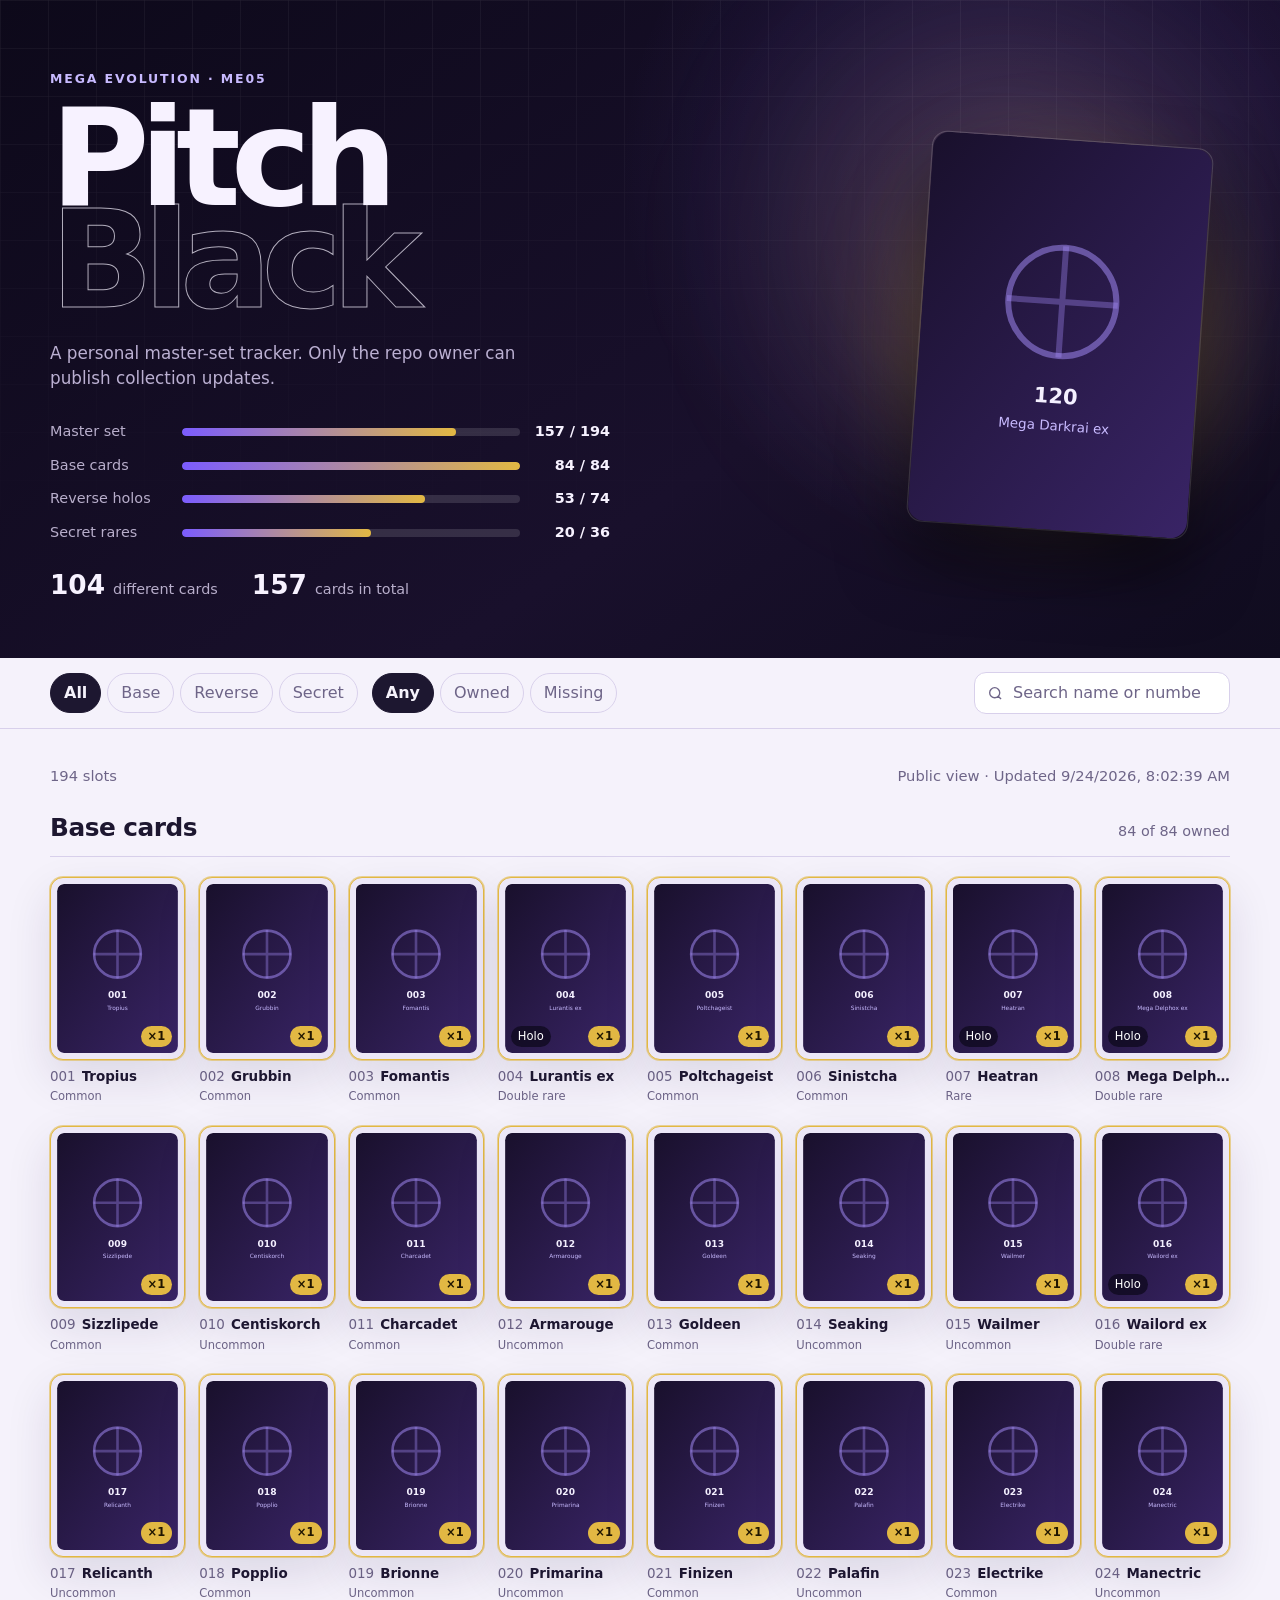
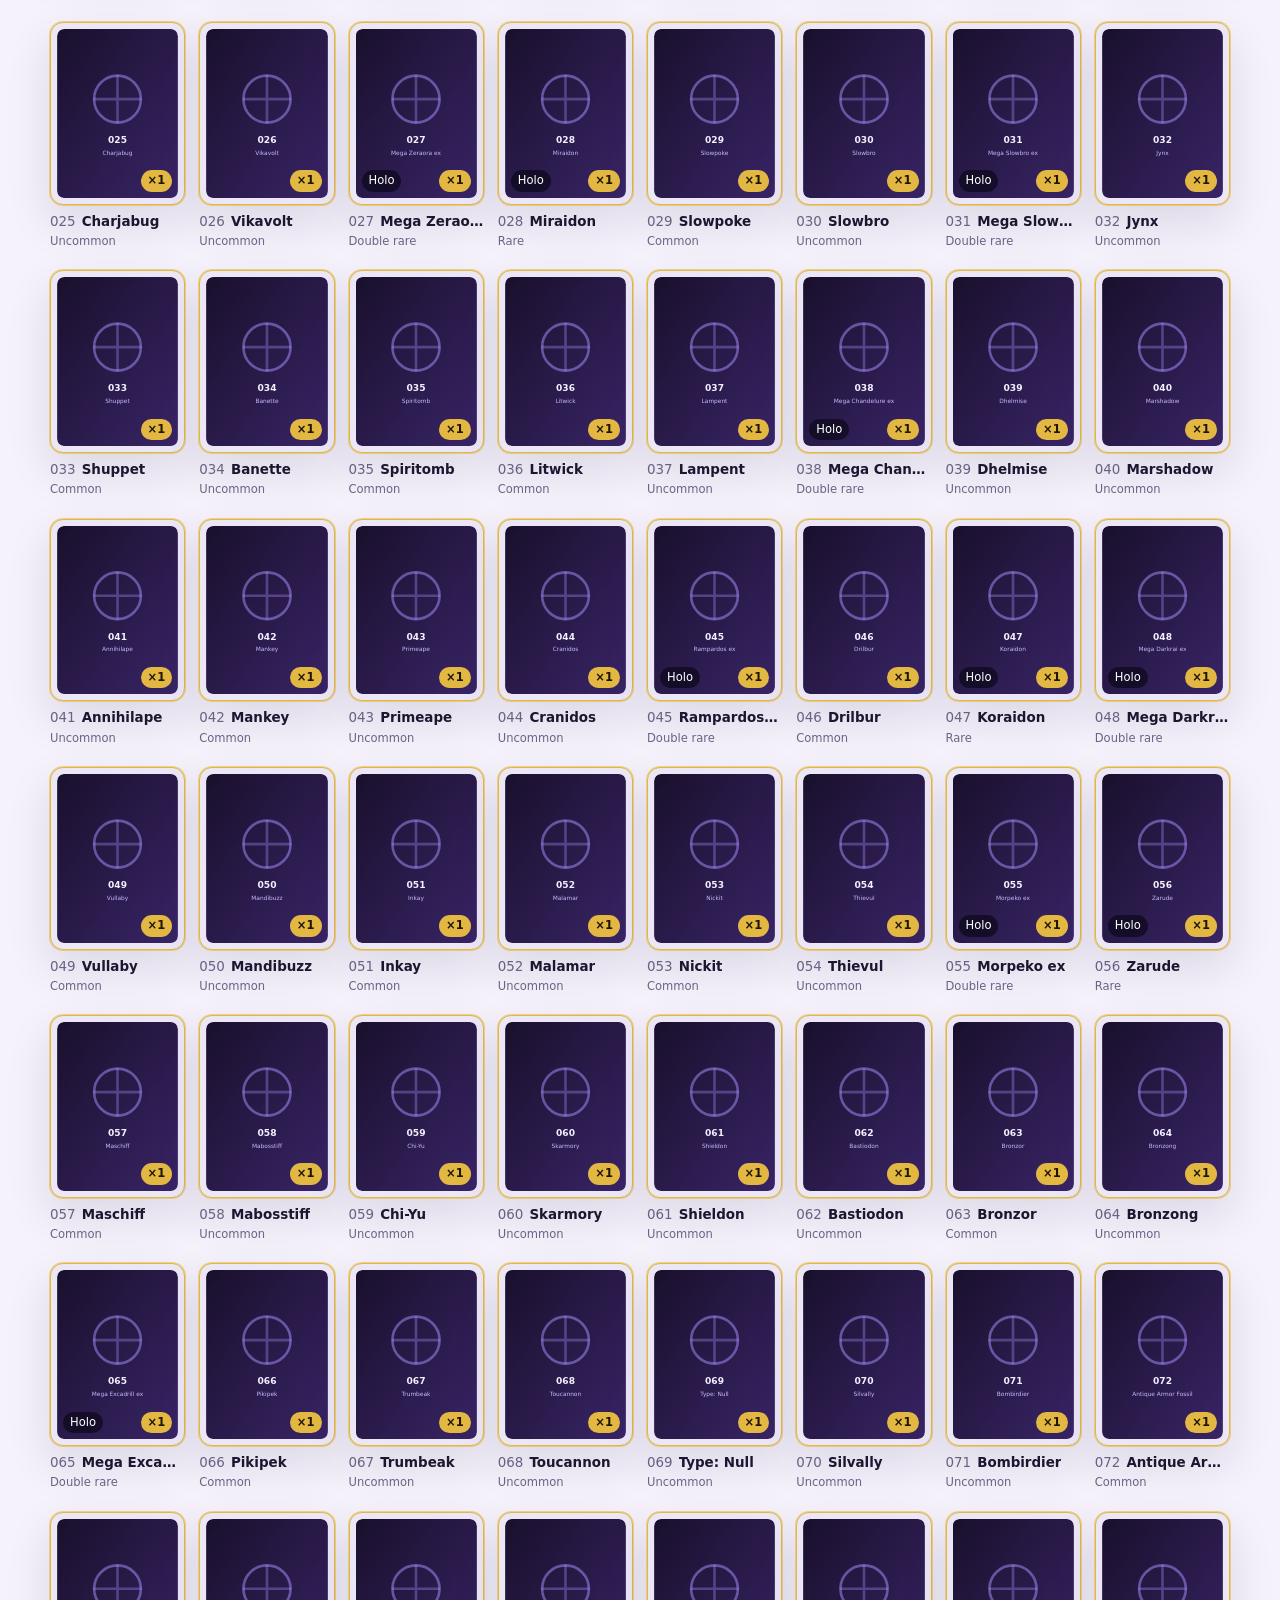
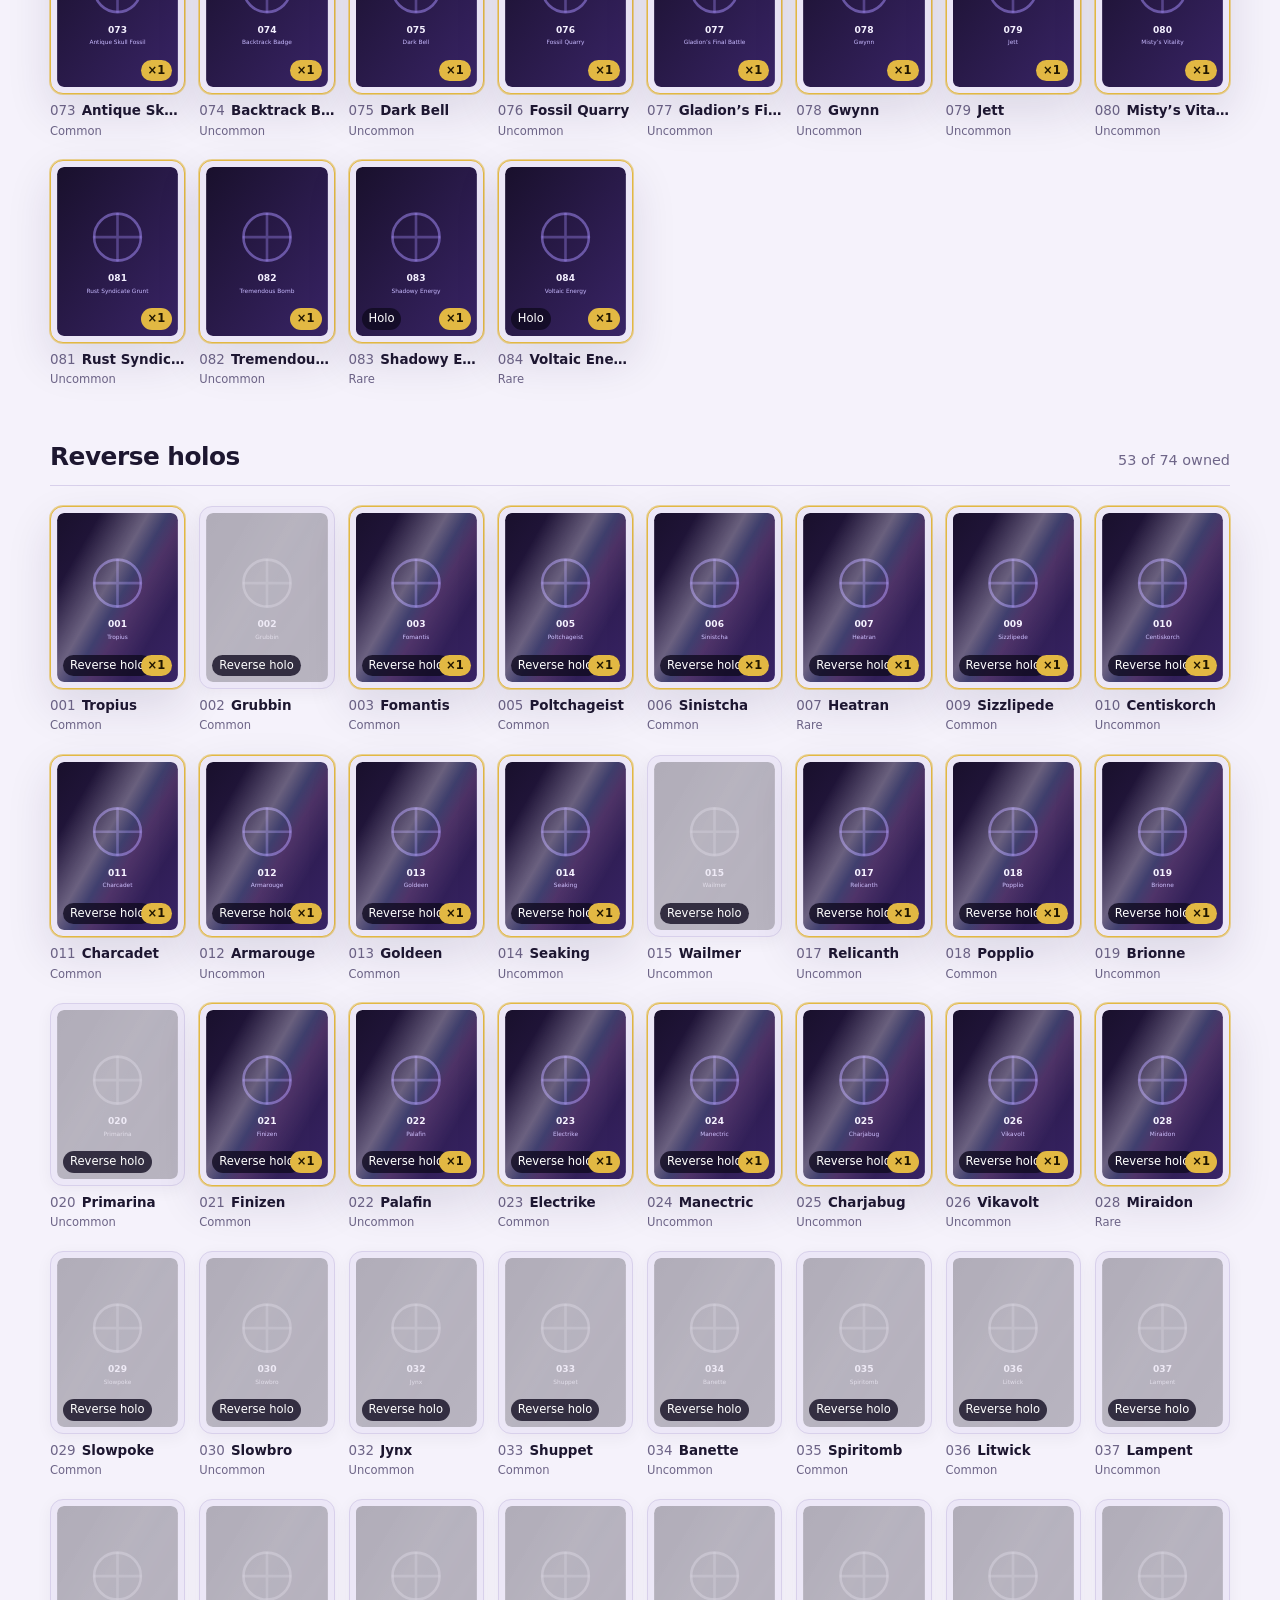
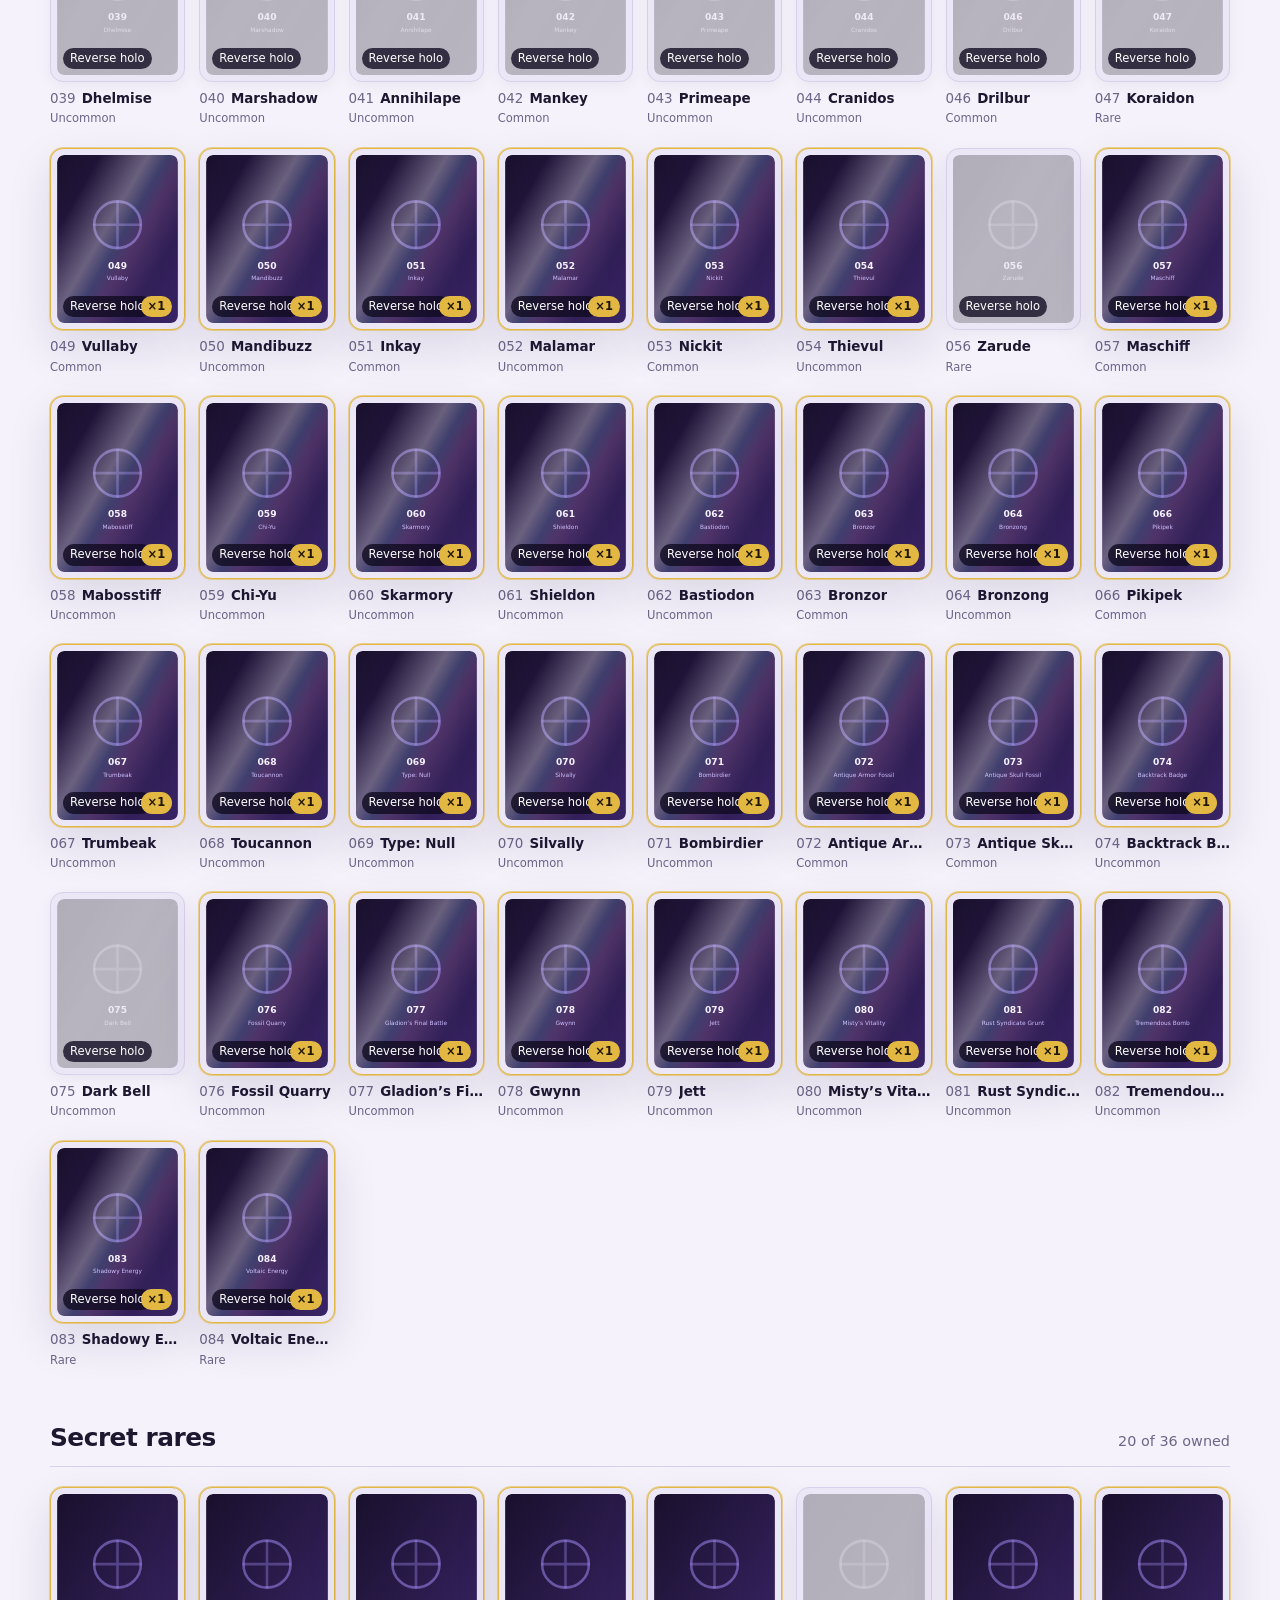
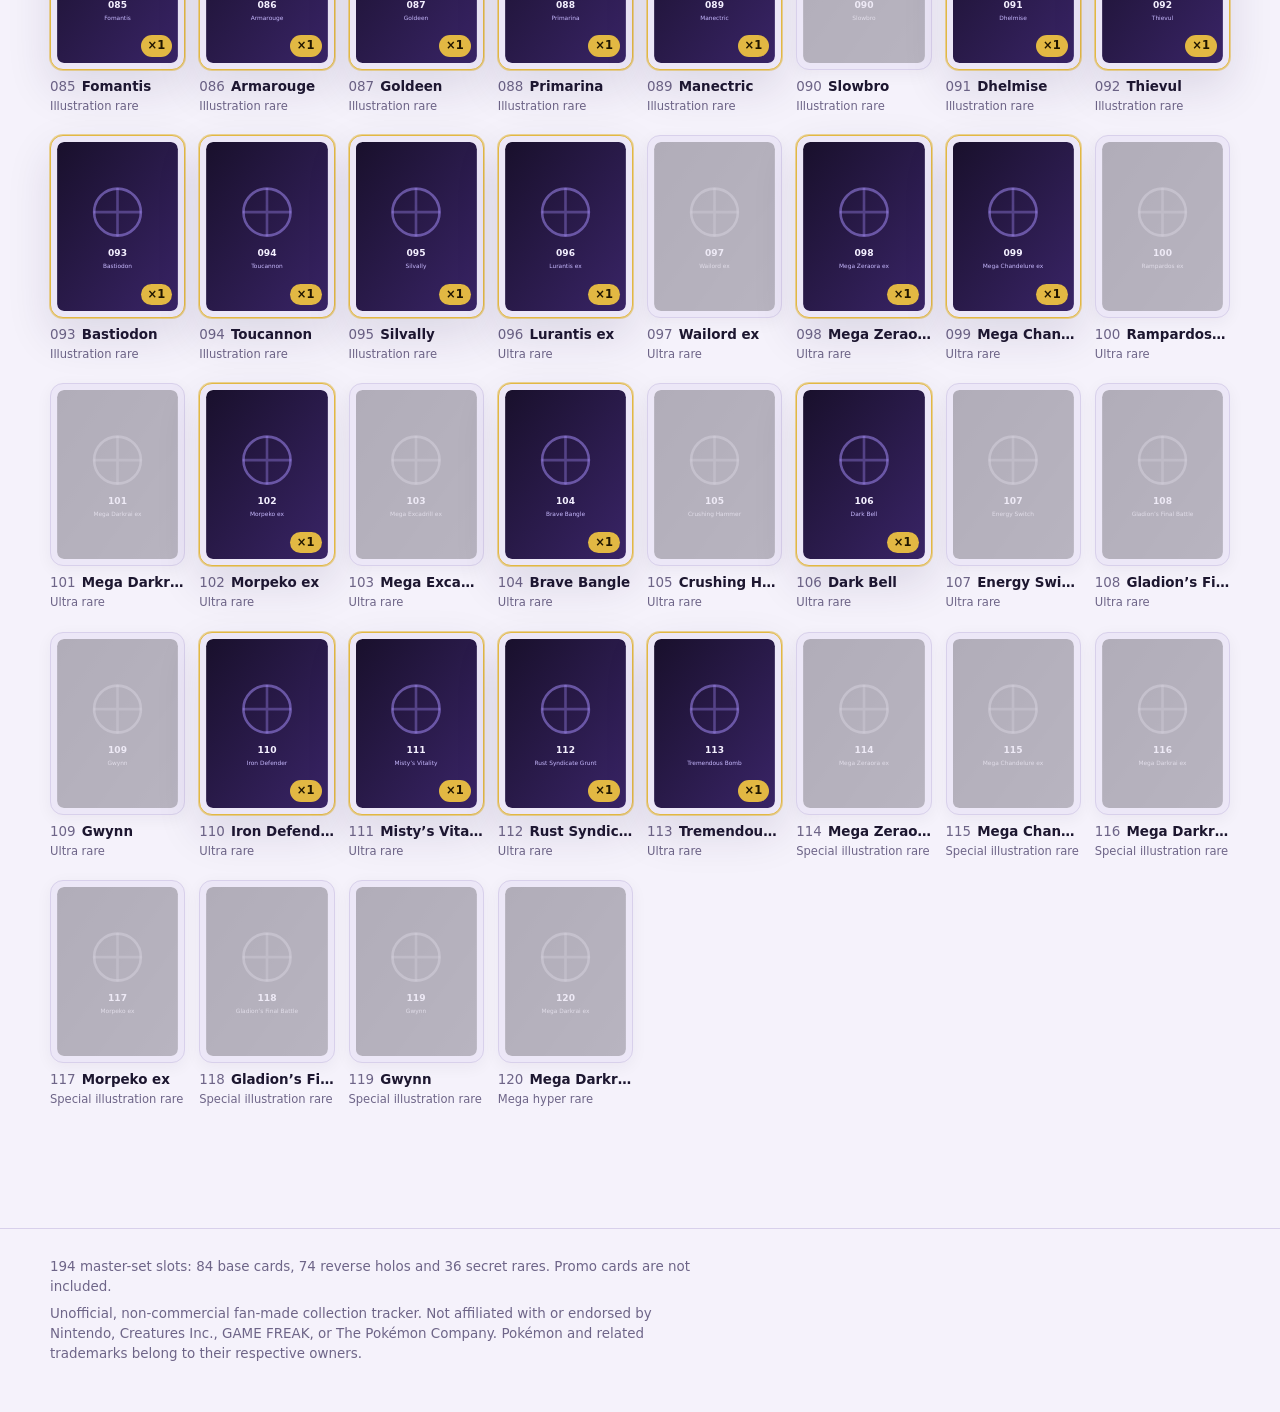
<file: index.html>
<!doctype html>
<html lang="en">
<head>
  <meta charset="utf-8">
  <meta name="viewport" content="width=device-width, initial-scale=1, viewport-fit=cover">
  <meta name="description" content="A personal Pokémon TCG: Mega Evolution—Pitch Black master set tracker.">
  <meta name="theme-color" content="#100c1f">
  <title>Pitch Black · Collection Tracker</title>
  <link rel="stylesheet" href="styles.css">
</head>
<body data-mode="public">
  <a class="skip-link" href="#collection">Skip to collection</a>

  <header class="hero">
    <div class="hero__glow" aria-hidden="true"></div>
    <div class="shell hero__layout">
      <div>
        <p class="eyebrow">Mega Evolution · ME05</p>
        <h1>Pitch<br><span>Black</span></h1>
        <p class="intro">A personal master-set tracker. Only the repo owner can publish collection updates.</p>

        <div class="progress-list" id="progress-list" aria-label="Collection progress"></div>

        <div class="summary" aria-live="polite">
          <div><strong id="unique-count">0</strong><span>different cards</span></div>
          <div><strong id="copy-count">0</strong><span>cards in total</span></div>
        </div>
      </div>

      <div class="hero-card" aria-hidden="true">
        <div class="hero-card__halo"></div>
        <img id="hero-image" alt="" width="372" height="518" decoding="async">
      </div>
    </div>
  </header>

  <div class="toolbar" id="toolbar">
    <div class="shell toolbar__inner">
      <div class="filter-group" role="group" aria-label="Filter by section" id="section-filters"></div>
      <div class="filter-group" role="group" aria-label="Filter by ownership" id="status-filters"></div>
      <label class="search">
        <span class="sr-only">Search cards</span>
        <svg viewBox="0 0 24 24" aria-hidden="true"><path d="m21 21-4.35-4.35m2.35-5.15A7.5 7.5 0 1 1 4 11.5a7.5 7.5 0 0 1 15 0Z"/></svg>
        <input id="search-input" type="search" placeholder="Search name or number" autocomplete="off">
      </label>
    </div>
  </div>

  <main id="collection" class="shell collection" tabindex="-1">
    <div class="results-bar">
      <p id="result-count">194 slots</p>
      <p class="sync-status" id="sync-status">Loading collection…</p>
      <button class="text-button" id="clear-filters" type="button" hidden>Clear filters</button>
    </div>
    <div id="card-grid" class="card-grid" aria-live="polite"></div>
    <div class="empty-state" id="empty-state" hidden>
      <p>No cards match these filters.</p>
      <button class="button" id="empty-clear" type="button">Clear filters</button>
    </div>
  </main>

  <footer>
    <div class="shell footer__inner">
      <p>194 master-set slots: 84 base cards, 74 reverse holos and 36 secret rares. Promo cards are not included.</p>
      <p>Unofficial, non-commercial fan-made collection tracker. Not affiliated with or endorsed by Nintendo, Creatures Inc., GAME FREAK, or The Pokémon Company. Pokémon and related trademarks belong to their respective owners.</p>
    </div>
  </footer>

  <div class="toast" id="toast" role="status" hidden></div>
  <script src="app.js" defer></script>
</body>
</html>
</file>
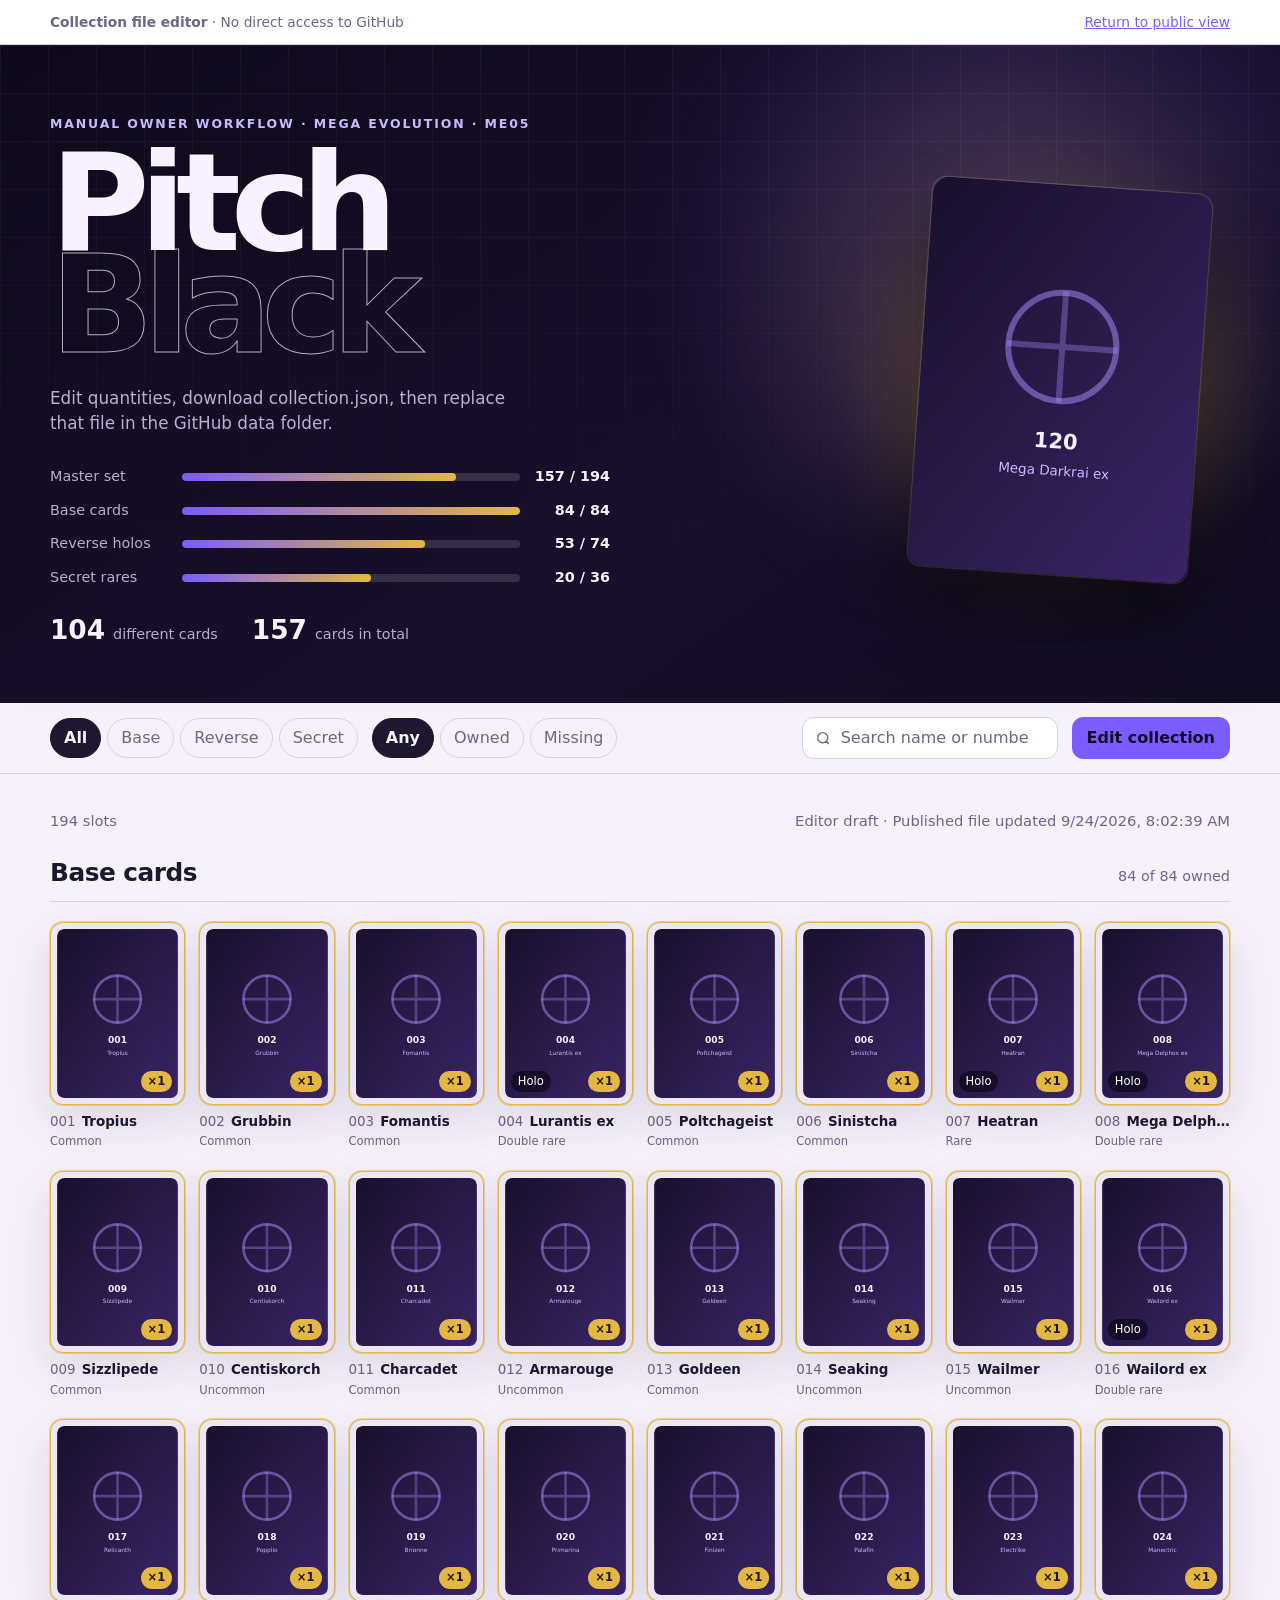
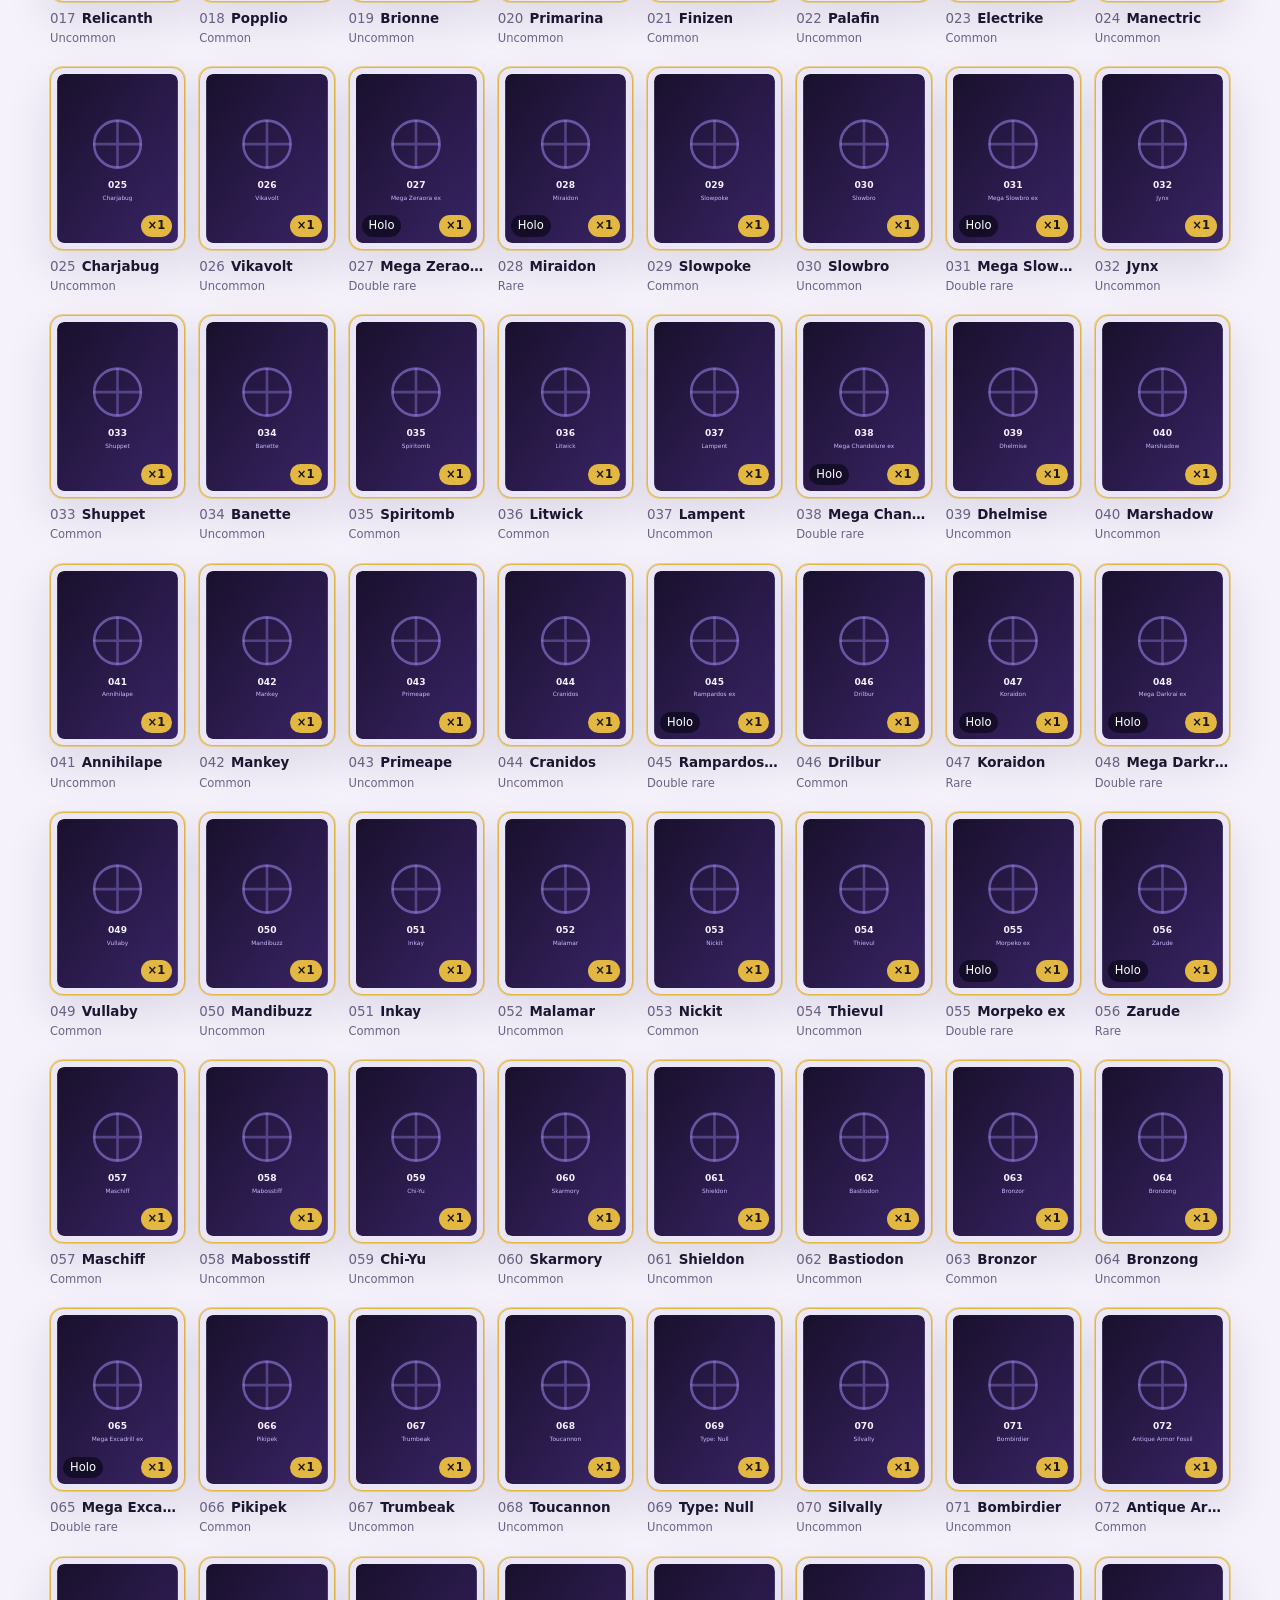
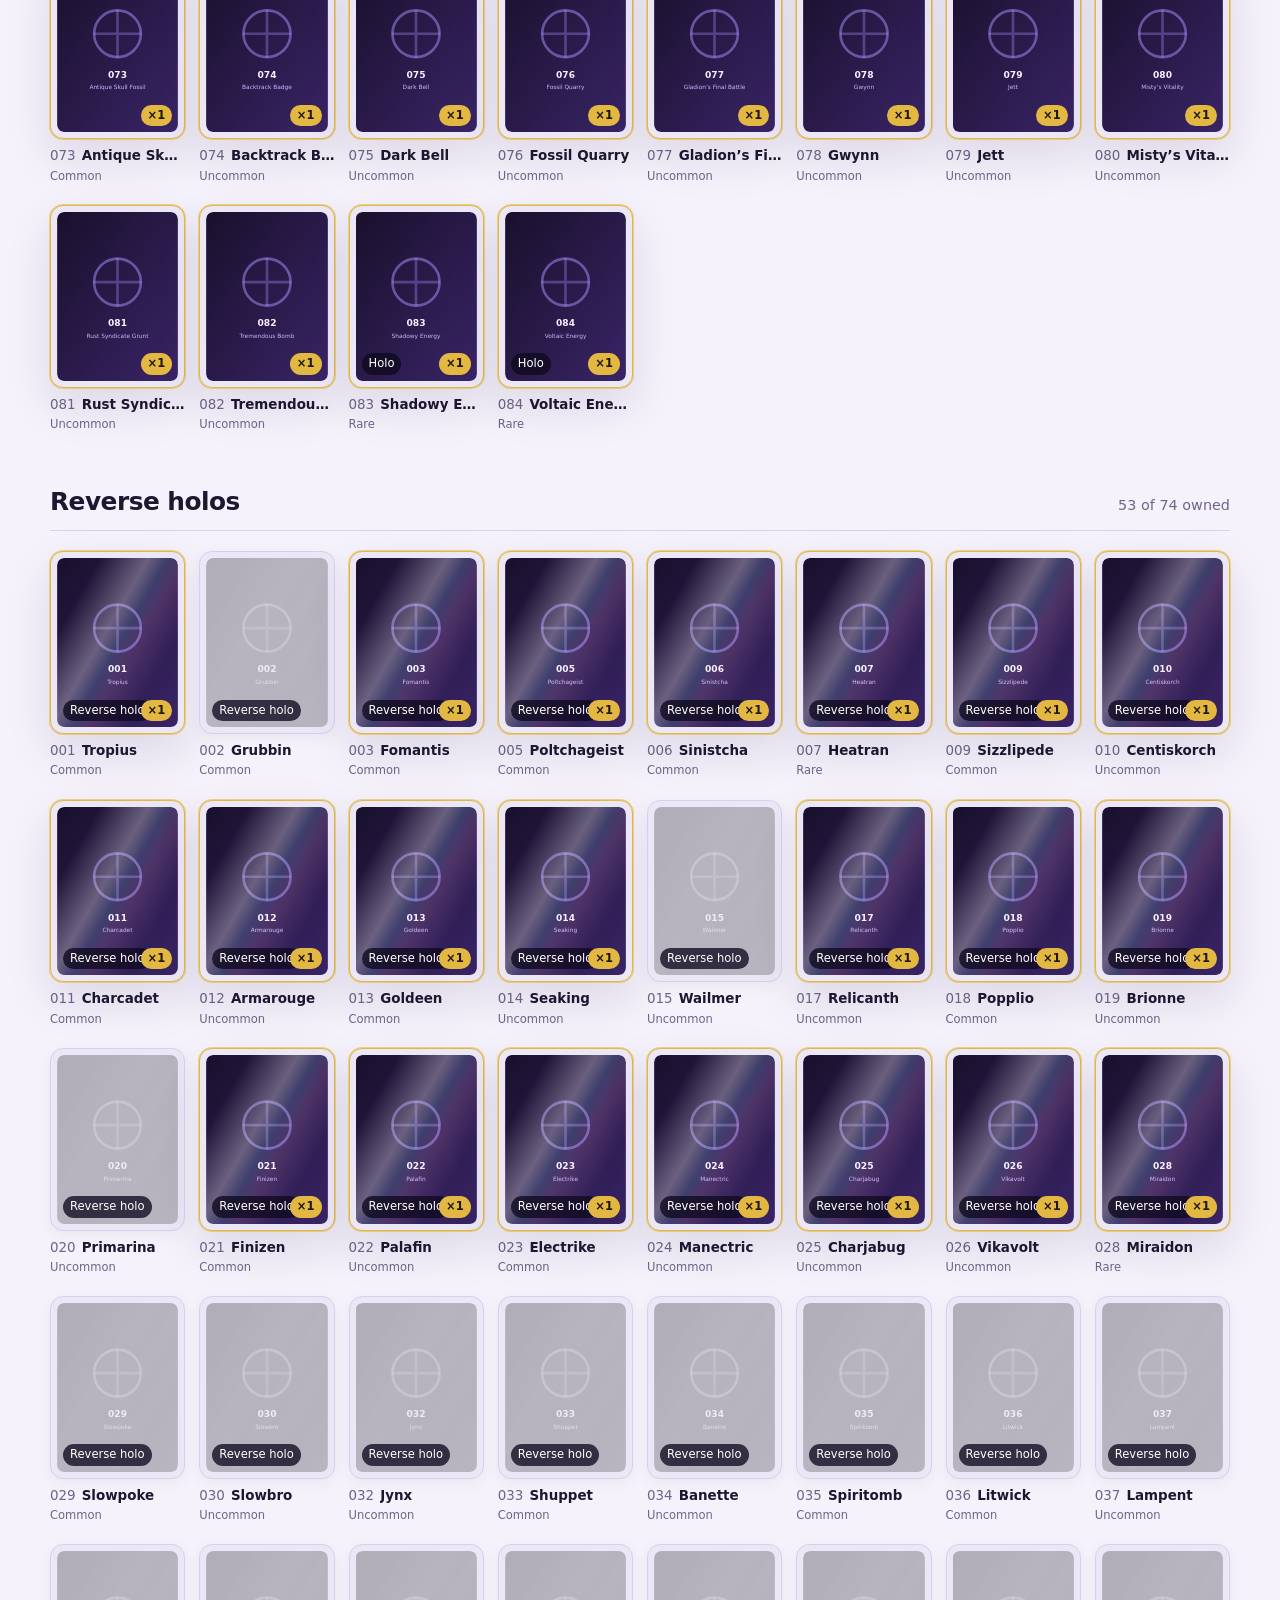
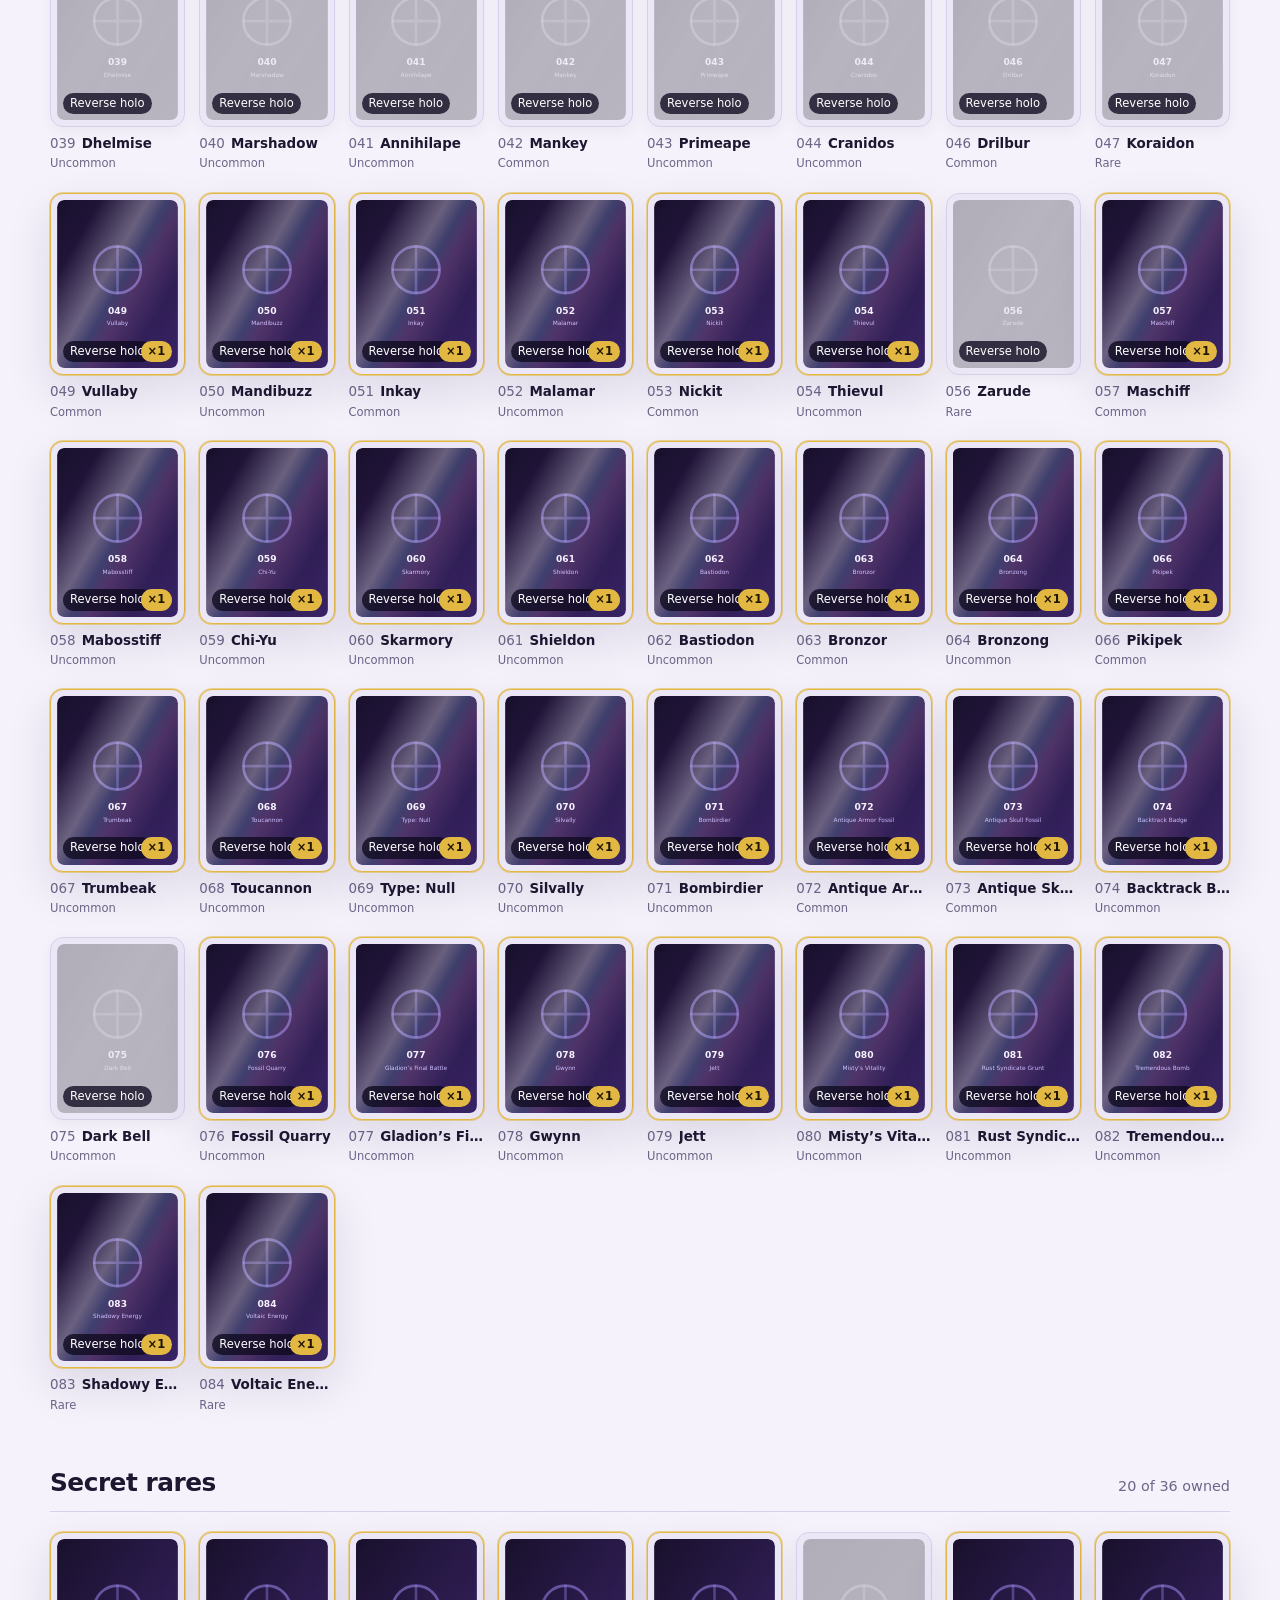
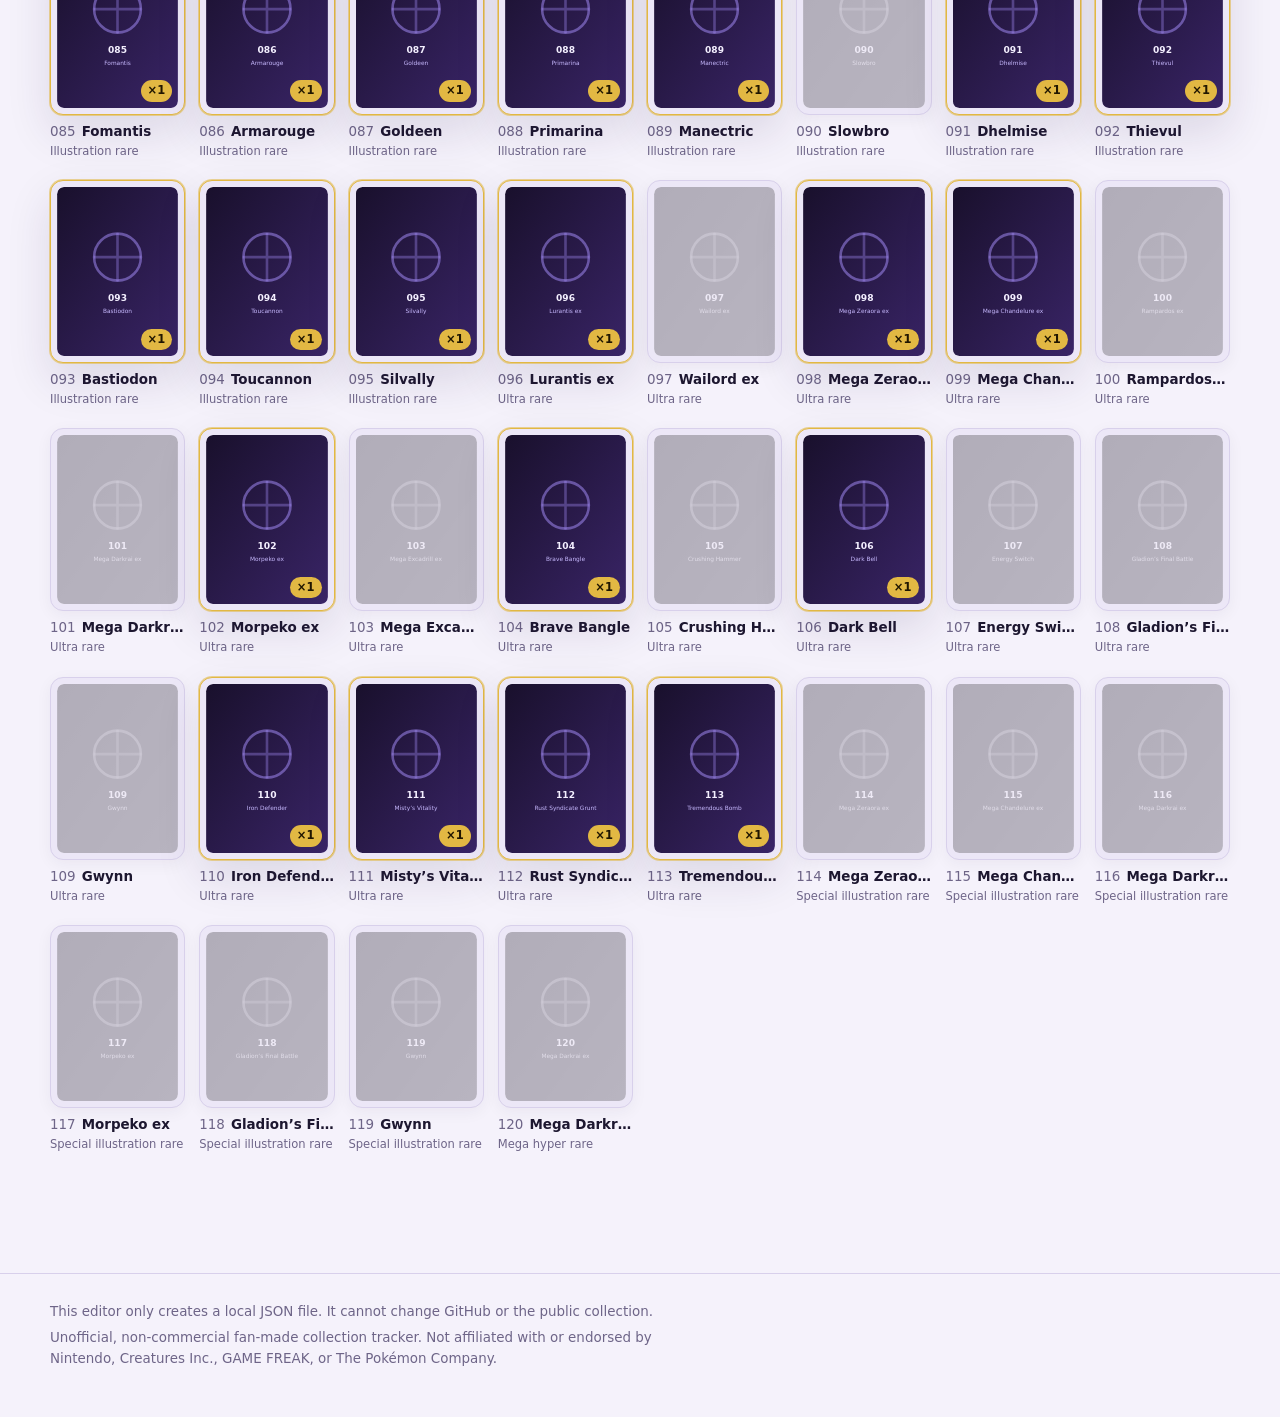
<file: editor.html>
<!doctype html>
<html lang="en">
<head>
  <meta charset="utf-8">
  <meta name="viewport" content="width=device-width, initial-scale=1, viewport-fit=cover">
  <meta name="robots" content="noindex,nofollow">
  <meta name="theme-color" content="#100c1f">
  <title>Collection File Editor · Pitch Black</title>
  <link rel="stylesheet" href="styles.css">
</head>
<body data-mode="editor">
  <a class="skip-link" href="#collection">Skip to collection</a>

  <div class="owner-bar">
    <div class="shell owner-bar__inner">
      <span><strong>Collection file editor</strong> · No direct access to GitHub</span>
      <a href="index.html">Return to public view</a>
    </div>
  </div>

  <header class="hero">
    <div class="hero__glow" aria-hidden="true"></div>
    <div class="shell hero__layout">
      <div>
        <p class="eyebrow">Manual owner workflow · Mega Evolution · ME05</p>
        <h1>Pitch<br><span>Black</span></h1>
        <p class="intro">Edit quantities, download collection.json, then replace that file in the GitHub data folder.</p>
        <div class="progress-list" id="progress-list" aria-label="Collection progress"></div>
        <div class="summary" aria-live="polite">
          <div><strong id="unique-count">0</strong><span>different cards</span></div>
          <div><strong id="copy-count">0</strong><span>cards in total</span></div>
        </div>
      </div>
      <div class="hero-card" aria-hidden="true">
        <div class="hero-card__halo"></div>
        <img id="hero-image" alt="" width="372" height="518" decoding="async">
      </div>
    </div>
  </header>

  <div class="toolbar" id="toolbar">
    <div class="shell toolbar__inner">
      <div class="filter-group" role="group" aria-label="Filter by section" id="section-filters"></div>
      <div class="filter-group" role="group" aria-label="Filter by ownership" id="status-filters"></div>
      <label class="search">
        <span class="sr-only">Search cards</span>
        <svg viewBox="0 0 24 24" aria-hidden="true"><path d="m21 21-4.35-4.35m2.35-5.15A7.5 7.5 0 1 1 4 11.5a7.5 7.5 0 0 1 15 0Z"/></svg>
        <input id="search-input" type="search" placeholder="Search name or number" autocomplete="off">
      </label>
      <button class="button button--primary" id="edit-button" type="button">Edit collection</button>
    </div>
  </div>

  <main id="collection" class="shell collection" tabindex="-1">
    <div class="results-bar">
      <p id="result-count">194 slots</p>
      <p class="sync-status" id="sync-status">Loading collection…</p>
      <button class="text-button" id="clear-filters" type="button" hidden>Clear filters</button>
    </div>
    <div id="card-grid" class="card-grid" aria-live="polite"></div>
    <div class="empty-state" id="empty-state" hidden>
      <p>No cards match these filters.</p>
      <button class="button" id="empty-clear" type="button">Clear filters</button>
    </div>
  </main>

  <aside class="edit-dock" id="edit-dock" hidden aria-label="Collection file editing tools">
    <div class="shell edit-dock__inner">
      <div>
        <strong>Edit mode</strong>
        <span>Changes stay in this browser until you download collection.json.</span>
      </div>
      <div class="edit-dock__actions">
        <button class="button" id="mark-visible" type="button">Mark shown owned</button>
        <button class="button" id="load-button" type="button">Load JSON</button>
        <button class="button" id="done-button" type="button">Done</button>
        <button class="button button--primary" id="download-button" type="button">Download collection.json</button>
        <input id="load-file" type="file" accept="application/json,.json" hidden>
      </div>
    </div>
  </aside>

  <footer>
    <div class="shell footer__inner">
      <p>This editor only creates a local JSON file. It cannot change GitHub or the public collection.</p>
      <p>Unofficial, non-commercial fan-made collection tracker. Not affiliated with or endorsed by Nintendo, Creatures Inc., GAME FREAK, or The Pokémon Company.</p>
    </div>
  </footer>

  <div class="toast" id="toast" role="status" hidden></div>
  <script src="app.js" defer></script>
</body>
</html>
</file>
<file: styles.css>
:root {
  --bg: #f5f2fb;
  --surface: #ffffff;
  --surface-2: #ece7f7;
  --line: #d8d0eb;
  --text: #1d1730;
  --muted: #6e6588;
  --accent: #7b5cff;
  --accent-2: #e2b843;
  --accent-soft: #e7e0ff;
  --danger: #c54066;
  --shadow: 0 18px 45px rgba(39, 26, 74, .12);
  --radius: 18px;
  color-scheme: light dark;
  font-family: Inter, ui-sans-serif, system-ui, -apple-system, BlinkMacSystemFont, "Segoe UI", sans-serif;
}

@media (prefers-color-scheme: dark) {
  :root {
    --bg: #100c1f;
    --surface: #19132d;
    --surface-2: #241c3b;
    --line: #382d57;
    --text: #f4f0ff;
    --muted: #aaa0c3;
    --accent: #a991ff;
    --accent-2: #e8c458;
    --accent-soft: #2c2149;
    --danger: #ff7598;
    --shadow: 0 22px 55px rgba(0, 0, 0, .34);
  }
}

* { box-sizing: border-box; }
html { scroll-behavior: smooth; scroll-padding-top: 86px; }
body { margin: 0; min-width: 320px; background: var(--bg); color: var(--text); line-height: 1.5; }
button, input { font: inherit; }
button { color: inherit; }
button:disabled { cursor: not-allowed; opacity: .62; }
button, .card__image-wrap { -webkit-tap-highlight-color: transparent; }
:focus-visible { outline: 3px solid var(--accent); outline-offset: 3px; }
[hidden] { display: none !important; }

.skip-link { position: fixed; left: 16px; top: 12px; z-index: 100; padding: 10px 14px; background: var(--surface); color: var(--text); border-radius: 10px; transform: translateY(-180%); }
.skip-link:focus { transform: translateY(0); }
.sr-only { position: absolute; width: 1px; height: 1px; padding: 0; margin: -1px; overflow: hidden; clip: rect(0,0,0,0); white-space: nowrap; border: 0; }
.shell { width: min(1180px, calc(100% - 40px)); margin-inline: auto; }

.hero { position: relative; overflow: hidden; background: radial-gradient(circle at 78% 26%, rgba(123,92,255,.2), transparent 34%), linear-gradient(145deg, #0d091a 0%, #19102c 62%, #100c1f 100%); color: #f7f2ff; }
.hero::after { content: ""; position: absolute; inset: 0; opacity: .09; background-image: linear-gradient(rgba(255,255,255,.5) 1px, transparent 1px), linear-gradient(90deg, rgba(255,255,255,.5) 1px, transparent 1px); background-size: 48px 48px; mask-image: linear-gradient(to bottom, black, transparent 85%); pointer-events: none; }
.hero__glow { position: absolute; width: 420px; height: 420px; right: 5%; top: 5%; border-radius: 50%; background: rgba(226,184,67,.13); filter: blur(80px); }
.hero__layout { position: relative; z-index: 1; display: grid; grid-template-columns: minmax(0, 1fr) minmax(230px, 340px); gap: 70px; align-items: center; padding-block: 70px 58px; }
.eyebrow { margin: 0 0 18px; color: #c8baff; font-weight: 750; letter-spacing: .15em; text-transform: uppercase; font-size: .78rem; }
h1 { margin: 0; font-size: clamp(4.5rem, 11vw, 8.5rem); line-height: .75; letter-spacing: -.075em; font-weight: 900; }
h1 span { color: transparent; -webkit-text-stroke: 1px rgba(247,242,255,.7); }
.intro { max-width: 45ch; margin: 30px 0; color: #bbb0d2; font-size: 1.05rem; }
.progress-list { display: grid; gap: 12px; max-width: 560px; }
.progress-row { display: grid; grid-template-columns: 118px minmax(100px, 1fr) 76px; gap: 14px; align-items: center; font-size: .9rem; }
.progress-row__label { color: #b8aecb; }
.progress-row__track { height: 8px; border-radius: 99px; overflow: hidden; background: rgba(255,255,255,.13); }
.progress-row__fill { height: 100%; border-radius: inherit; background: linear-gradient(90deg, var(--accent), var(--accent-2)); transition: width .3s ease; }
.progress-row__value { text-align: right; font-variant-numeric: tabular-nums; font-weight: 750; }
.summary { display: flex; flex-wrap: wrap; gap: 18px 34px; margin-top: 28px; }
.summary div { display: flex; align-items: baseline; gap: 8px; }
.summary strong { font-size: 1.65rem; line-height: 1; font-variant-numeric: tabular-nums; }
.summary span { color: #b8aecb; font-size: .9rem; }
.hero-card { position: relative; justify-self: center; width: min(100%, 280px); perspective: 900px; }
.hero-card__halo { position: absolute; inset: 12% 3%; background: rgba(226,184,67,.42); filter: blur(55px); border-radius: 50%; }
.hero-card img { position: relative; display: block; width: 100%; height: auto; aspect-ratio: 372/518; object-fit: cover; border-radius: 5.2% / 3.7%; transform: rotate(4deg); box-shadow: 0 35px 65px rgba(0,0,0,.5), 0 0 0 1px rgba(255,255,255,.18); }

.toolbar { position: sticky; top: 0; z-index: 20; background: color-mix(in srgb, var(--bg) 90%, transparent); backdrop-filter: blur(14px); border-bottom: 1px solid var(--line); }
.toolbar__inner { display: flex; align-items: center; gap: 10px 14px; min-height: 70px; padding-block: 10px; }
.filter-group { display: flex; gap: 6px; }
.filter { min-height: 38px; padding: 7px 13px; border: 1px solid var(--line); border-radius: 999px; background: transparent; color: var(--muted); cursor: pointer; white-space: nowrap; }
.filter:hover { border-color: var(--accent); color: var(--text); }
.filter[aria-pressed="true"] { background: var(--text); color: var(--bg); border-color: var(--text); font-weight: 750; }
.search { margin-left: auto; display: flex; align-items: center; gap: 8px; min-width: 210px; background: var(--surface); border: 1px solid var(--line); border-radius: 12px; padding: 0 12px; }
.search:focus-within { border-color: var(--accent); box-shadow: 0 0 0 3px color-mix(in srgb, var(--accent) 20%, transparent); }
.search svg { width: 18px; fill: none; stroke: var(--muted); stroke-width: 2; }
.search input { width: 100%; min-height: 40px; border: 0; outline: 0; background: transparent; color: var(--text); }
.search input::placeholder { color: var(--muted); }
.button { min-height: 40px; border: 1px solid var(--line); border-radius: 11px; background: var(--surface); padding: 8px 14px; font-weight: 750; cursor: pointer; }
.button:hover { border-color: var(--accent); }
.button--primary { border-color: var(--accent); background: var(--accent); color: #120c25; }
.button--primary:hover { filter: brightness(1.08); }

.collection { min-height: 50vh; padding-block: 28px 120px; }
.results-bar { display: flex; justify-content: space-between; align-items: center; gap: 14px; min-height: 38px; margin-bottom: 8px; color: var(--muted); }
.results-bar p { margin: 0; font-size: .92rem; }
.sync-status { margin-left: auto !important; text-align: right; }
.status--error { color: var(--danger) !important; }
.text-button { border: 0; background: transparent; color: var(--accent); text-decoration: underline; cursor: pointer; }
.card-grid { display: grid; grid-template-columns: repeat(auto-fill, minmax(126px, 1fr)); gap: 20px 14px; }
.section-heading { grid-column: 1 / -1; display: flex; justify-content: space-between; align-items: baseline; gap: 20px; border-bottom: 1px solid var(--line); padding: 30px 0 10px; }
.section-heading:first-child { padding-top: 6px; }
.section-heading h2 { margin: 0; font-size: 1.55rem; letter-spacing: -.02em; }
.section-heading span { color: var(--muted); font-size: .9rem; }
.card { min-width: 0; }
.card__image-wrap { position: relative; width: 100%; padding: 6px; border: 1px solid var(--line); border-radius: 13px; background: var(--surface-2); box-shadow: 0 4px 16px rgba(30,18,60,.05); overflow: hidden; }
.editing .card__image-wrap { cursor: pointer; }
.card.owned .card__image-wrap { border-color: var(--accent-2); box-shadow: 0 0 0 1px color-mix(in srgb, var(--accent-2) 55%, transparent), var(--shadow); }
.card__image { display: block; width: 100%; height: auto; aspect-ratio: 372/518; object-fit: cover; border-radius: 5.2% / 3.7%; background: linear-gradient(145deg, var(--surface-2), var(--line)); transition: filter .2s, opacity .2s; }
.card:not(.owned) .card__image { filter: grayscale(1); opacity: .27; }
.card__image-wrap::after { content: ""; position: absolute; inset: 6px; border-radius: 5.2% / 3.7%; pointer-events: none; opacity: 0; background: linear-gradient(120deg, transparent 20%, rgba(255,255,255,.48) 42%, rgba(130,205,255,.3) 51%, rgba(255,160,225,.25) 59%, transparent 76%); mix-blend-mode: screen; }
.card.reverse .card__image-wrap::after { opacity: .65; }
.card.reverse:not(.owned) .card__image-wrap::after { opacity: .1; }
.variant-tag, .quantity-badge { position: absolute; bottom: 12px; z-index: 2; border-radius: 999px; font-size: .72rem; line-height: 1; padding: 5px 7px; }
.variant-tag { left: 12px; color: #fff; background: rgba(15,10,30,.78); }
.quantity-badge { right: 12px; color: #201600; background: var(--accent-2); font-weight: 850; font-variant-numeric: tabular-nums; }
.card:not(.owned) .quantity-badge { display: none; }
.card__caption { margin-top: 7px; display: flex; align-items: baseline; gap: 6px; min-width: 0; font-size: .84rem; }
.card__number { color: var(--muted); font-variant-numeric: tabular-nums; }
.card__name { overflow: hidden; text-overflow: ellipsis; white-space: nowrap; font-weight: 760; }
.card__rarity { margin-top: 1px; color: var(--muted); font-size: .72rem; }
.stepper { display: none; align-items: center; justify-content: space-between; gap: 8px; margin-top: 7px; padding: 4px; border: 1px solid var(--line); border-radius: 11px; background: var(--surface); }
.editing .stepper { display: flex; }
.stepper button { width: 38px; height: 36px; border: 0; border-radius: 8px; background: var(--surface-2); cursor: pointer; font-size: 1.15rem; }
.stepper button:hover { background: var(--line); }
.stepper output { min-width: 2ch; text-align: center; font-weight: 850; font-variant-numeric: tabular-nums; }
.empty-state { padding: 70px 0; text-align: center; color: var(--muted); }

.edit-dock { position: fixed; inset: auto 0 0; z-index: 30; border-top: 1px solid var(--line); background: color-mix(in srgb, var(--surface) 94%, transparent); backdrop-filter: blur(16px); box-shadow: 0 -18px 45px rgba(20,10,45,.16); padding-bottom: env(safe-area-inset-bottom, 0); }
.edit-dock__inner { min-height: 76px; display: flex; align-items: center; gap: 18px; padding-block: 10px; }
.edit-dock__inner > div:first-child { flex: 1; display: grid; }
.edit-dock__inner span { color: var(--muted); font-size: .86rem; }
.edit-dock__actions { display: flex; flex-wrap: wrap; justify-content: flex-end; gap: 8px; }
.toast { position: fixed; left: 50%; bottom: 96px; z-index: 50; transform: translateX(-50%); max-width: min(90vw, 520px); padding: 12px 18px; border-radius: 12px; background: var(--text); color: var(--bg); box-shadow: var(--shadow); font-weight: 700; text-align: center; }
footer { border-top: 1px solid var(--line); color: var(--muted); font-size: .84rem; }
.footer__inner { padding-block: 28px 42px; }
.footer__inner p { max-width: 78ch; margin: 0 0 6px; }

.owner-bar { border-bottom: 1px solid var(--line); background: var(--surface); color: var(--muted); font-size: .86rem; }
.owner-bar__inner { min-height: 44px; display: flex; justify-content: space-between; align-items: center; gap: 20px; }
.owner-bar__inner > div { display: flex; align-items: center; gap: 14px; }
.owner-bar a, .auth-card a { color: var(--accent); }
.auth-page { min-height: 100vh; display: grid; place-items: center; padding: 28px; background: radial-gradient(circle at 70% 20%, rgba(123,92,255,.2), transparent 35%), var(--bg); }
.auth-card { width: min(100%, 520px); padding: clamp(28px, 6vw, 48px); border: 1px solid var(--line); border-radius: 24px; background: var(--surface); box-shadow: var(--shadow); }
.auth-title { margin-bottom: 28px; color: var(--text); font-size: clamp(3rem, 12vw, 5.4rem); line-height: .85; }
.auth-card > p:not(.eyebrow) { color: var(--muted); }
.auth-form { display: grid; gap: 10px; margin: 26px 0 16px; }
.auth-form label { font-weight: 750; }
.auth-form input { width: 100%; min-height: 46px; padding: 9px 12px; border: 1px solid var(--line); border-radius: 11px; background: var(--bg); color: var(--text); }
.auth-form input:focus { border-color: var(--accent); outline: 3px solid color-mix(in srgb, var(--accent) 20%, transparent); }
.auth-message { min-height: 1.5em; color: var(--accent) !important; }

@media (max-width: 900px) {
  .toolbar__inner { flex-wrap: wrap; }
  .search { order: 3; flex: 1 1 100%; margin-left: 0; }
  .hero__layout { gap: 35px; }
}

@media (max-width: 680px) {
  .shell { width: min(100% - 28px, 1180px); }
  .hero__layout { grid-template-columns: 1fr; padding-block: 34px 42px; }
  .hero-card { grid-row: 1; justify-self: start; width: 135px; margin-left: 8px; }
  h1 { font-size: clamp(4.4rem, 25vw, 7rem); }
  .progress-row { grid-template-columns: 100px 1fr 68px; gap: 9px; }
  .filter-group { width: 100%; overflow-x: auto; padding-bottom: 2px; scrollbar-width: none; }
  .filter-group::-webkit-scrollbar { display: none; }
  .toolbar { position: static; }
  .toolbar__inner { gap: 8px; }
  #edit-button { flex: 1; }
  .card-grid { grid-template-columns: repeat(2, minmax(0, 1fr)); gap: 20px 11px; }
  .section-heading { padding-top: 24px; }
  .section-heading h2 { font-size: 1.3rem; }
  .section-heading span { font-size: .8rem; }
  .edit-dock__inner { align-items: flex-start; flex-direction: column; padding-block: 12px; }
  .edit-dock__actions { width: 100%; justify-content: stretch; }
  .edit-dock__actions .button { flex: 1 1 44%; }
  .collection { padding-bottom: 210px; }
  .toast { bottom: 190px; }
  .results-bar { align-items: flex-start; flex-wrap: wrap; }
  .sync-status { flex: 1 1 100%; margin-left: 0 !important; text-align: left; }
  .owner-bar__inner { align-items: flex-start; flex-direction: column; gap: 5px; padding-block: 9px; }
}

@media (prefers-reduced-motion: reduce) {
  html { scroll-behavior: auto; }
  *, *::before, *::after { transition-duration: .01ms !important; animation-duration: .01ms !important; }
}
</file>
